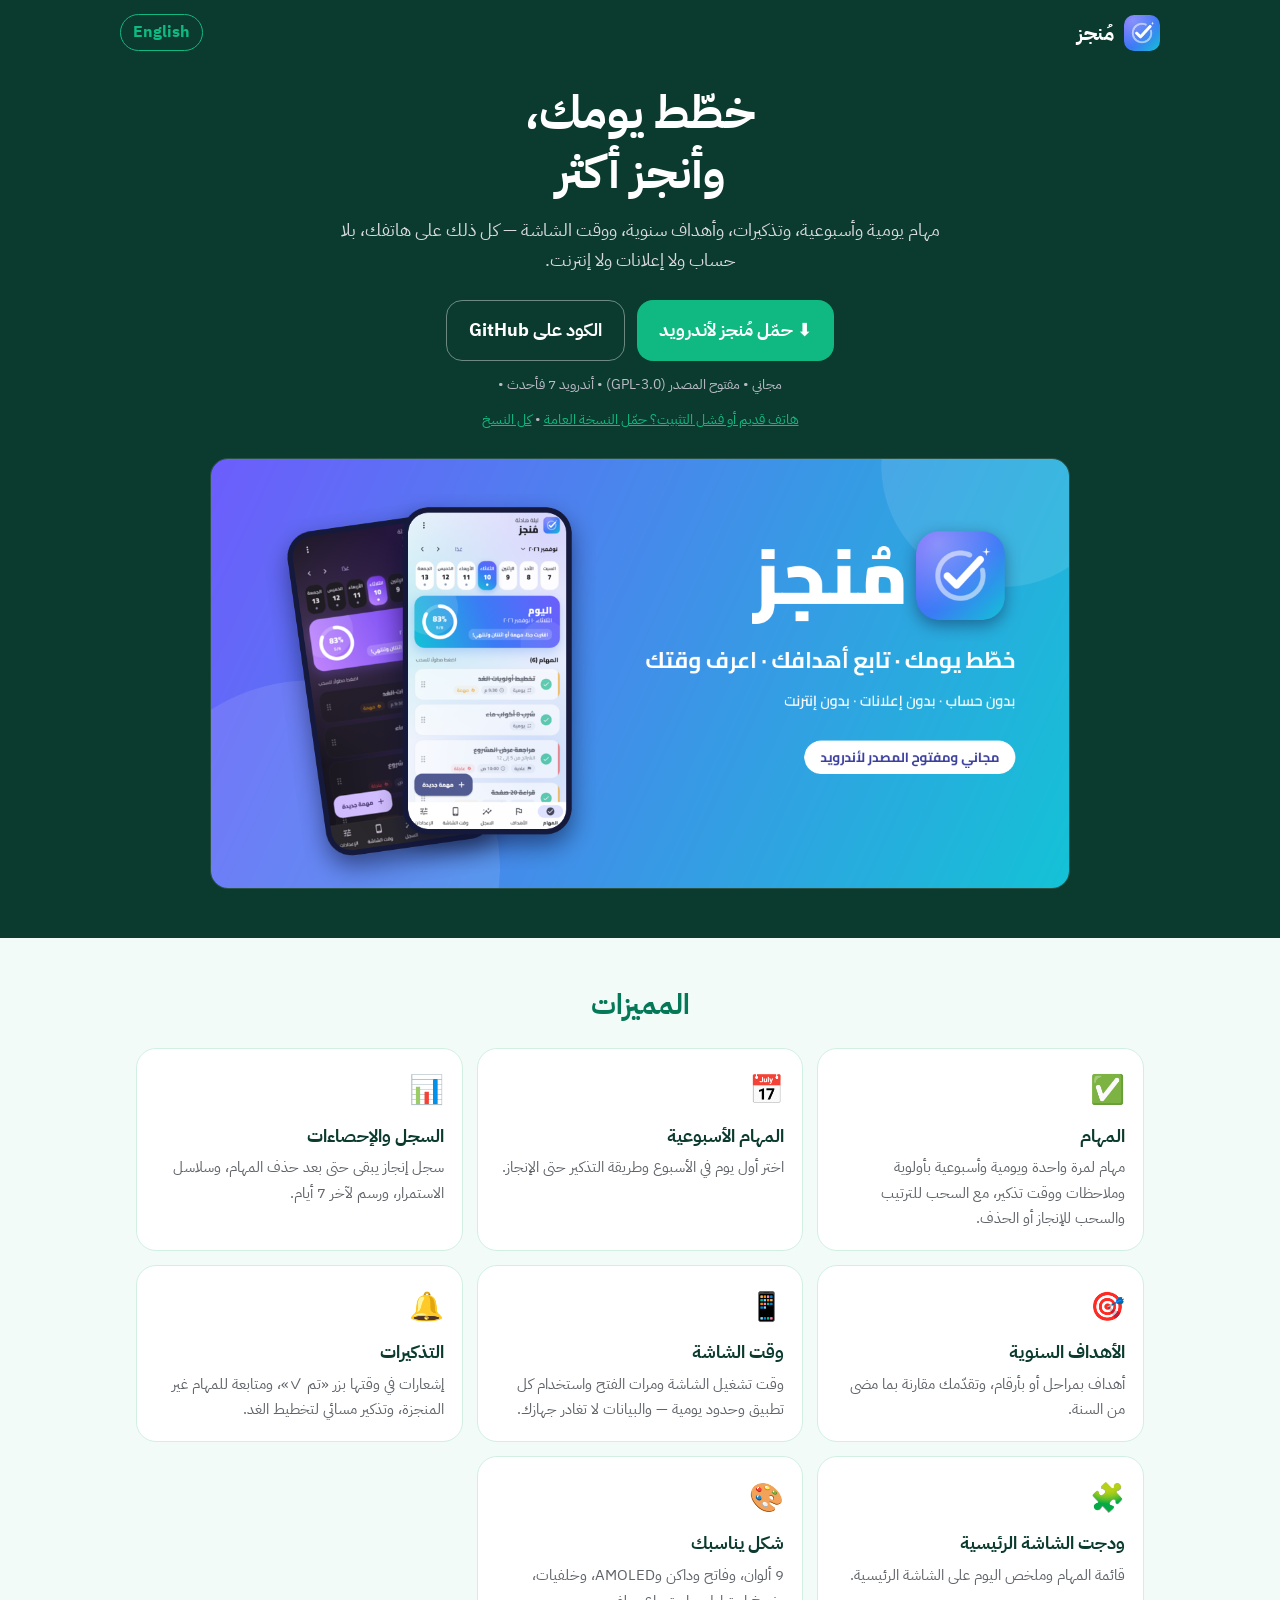
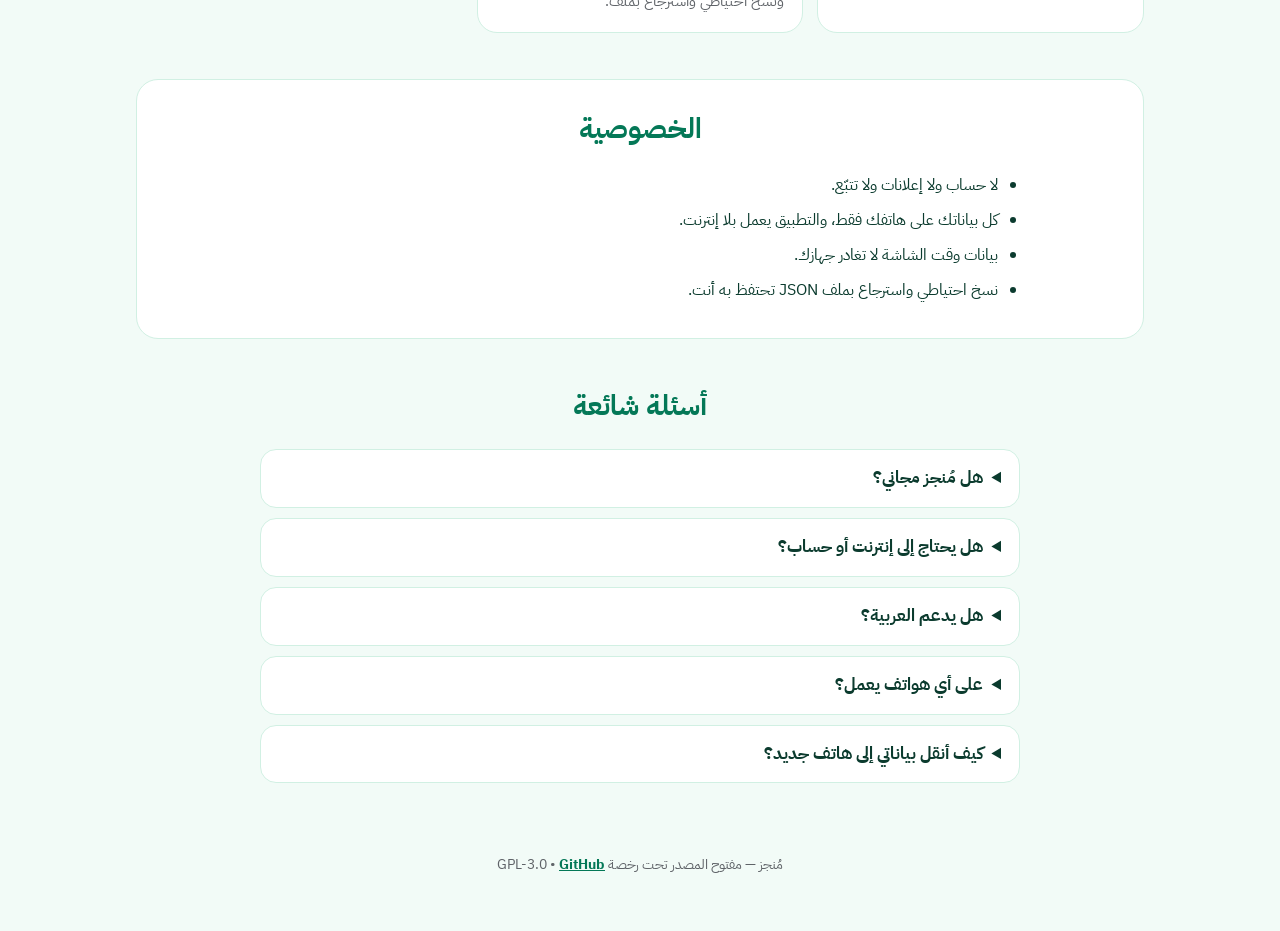
<file: site/index.html>
<!doctype html>
<html lang="ar" dir="rtl">
<head>
<meta charset="utf-8">
<meta name="viewport" content="width=device-width, initial-scale=1">
<title>مُنجز — منظّم يومي مجاني لأندرويد: خطّط يومك وتابع أهدافك (Mongez)</title>
<meta name="description" content="مُنجز منظّم يومي مجاني ومفتوح المصدر لأندرويد بالعربية والإنجليزية: خطّط ليومك، وحافظ على استمراريتك، وتابع أهدافك السنوية ووقت الشاشة — بلا حساب ولا إعلانات ولا إنترنت.">
<link rel="canonical" href="https://adamg00d.github.io/Mongez/">
<link rel="alternate" hreflang="ar" href="https://adamg00d.github.io/Mongez/">
<link rel="alternate" hreflang="en" href="https://adamg00d.github.io/Mongez/en/">
<link rel="alternate" hreflang="x-default" href="https://adamg00d.github.io/Mongez/">
<meta property="og:type" content="website">
<meta property="og:title" content="مُنجز — منظّم يومي مجاني لأندرويد: خطّط يومك وتابع أهدافك (Mongez)">
<meta property="og:description" content="مُنجز منظّم يومي مجاني ومفتوح المصدر لأندرويد بالعربية والإنجليزية: خطّط ليومك، وحافظ على استمراريتك، وتابع أهدافك السنوية ووقت الشاشة — بلا حساب ولا إعلانات ولا إنترنت.">
<meta property="og:url" content="https://adamg00d.github.io/Mongez/">
<meta property="og:image" content="https://adamg00d.github.io/Mongez/img/banner.png">
<meta name="twitter:card" content="summary_large_image">
<meta name="theme-color" content="#0B3B2E">
<link rel="icon" href="img/icon.png" type="image/png">
<link rel="preconnect" href="https://fonts.googleapis.com">
<link rel="preconnect" href="https://fonts.gstatic.com" crossorigin>
<link href="https://fonts.googleapis.com/css2?family=IBM+Plex+Sans+Arabic:wght@400;600;700&display=swap" rel="stylesheet">
<link rel="stylesheet" href="style.css">
<script type="application/ld+json">{"@context": "https://schema.org", "@type": "SoftwareApplication", "name": "Mongez", "alternateName": "مُنجز", "operatingSystem": "Android 7.0+", "applicationCategory": "ProductivityApplication", "description": "مُنجز منظّم يومي مجاني ومفتوح المصدر لأندرويد بالعربية والإنجليزية: خطّط ليومك، وحافظ على استمراريتك، وتابع أهدافك السنوية ووقت الشاشة — بلا حساب ولا إعلانات ولا إنترنت.", "offers": {"@type": "Offer", "price": "0", "priceCurrency": "USD"}, "downloadUrl": "https://github.com/AdamG00D/Mongez/releases/latest", "license": "https://www.gnu.org/licenses/gpl-3.0.html", "url": "https://adamg00d.github.io/Mongez/", "image": "https://adamg00d.github.io/Mongez/img/banner.png", "codeRepository": "https://github.com/AdamG00D/Mongez", "inLanguage": ["ar", "en"]}</script>
<script type="application/ld+json">{"@context": "https://schema.org", "@type": "FAQPage", "mainEntity": [{"@type": "Question", "name": "هل مُنجز مجاني؟", "acceptedAnswer": {"@type": "Answer", "text": "نعم، مجاني ومفتوح المصدر (GPL-3.0) وبلا إعلانات."}}, {"@type": "Question", "name": "هل يحتاج إلى إنترنت أو حساب؟", "acceptedAnswer": {"@type": "Answer", "text": "لا، يعمل بلا إنترنت وبلا حساب، وكل بياناتك على هاتفك."}}, {"@type": "Question", "name": "هل يدعم العربية؟", "acceptedAnswer": {"@type": "Answer", "text": "نعم، بالعربية والإنجليزية مع دعم كامل للكتابة من اليمين لليسار."}}, {"@type": "Question", "name": "على أي هواتف يعمل؟", "acceptedAnswer": {"@type": "Answer", "text": "أندرويد 7 فأحدث."}}, {"@type": "Question", "name": "كيف أنقل بياناتي إلى هاتف جديد؟", "acceptedAnswer": {"@type": "Answer", "text": "من الإعدادات ← البيانات ← حفظ نسخة احتياطية، ثم استرجعها على الهاتف الجديد."}}]}</script>
</head>
<body>
<header class="hero">
<nav><a class="brand" href="./"><img src="img/icon.png" alt="" width="36" height="36"><span>مُنجز</span></a>
<a class="lang" href="en/" hreflang="en">English</a></nav>
<div class="hero-in">
<h1>خطّط يومك،<br>وأنجز أكثر</h1>
<p>مهام يومية وأسبوعية، وتذكيرات، وأهداف سنوية، ووقت الشاشة — كل ذلك على هاتفك، بلا حساب ولا إعلانات ولا إنترنت.</p>
<div class="cta"><a class="btn" data-dl="main" href="https://github.com/AdamG00D/Mongez/releases/latest">⬇ حمّل مُنجز لأندرويد</a>
<a class="btn ghost" href="https://github.com/AdamG00D/Mongez">الكود على GitHub</a></div>
<p class="meta">مجاني • مفتوح المصدر (GPL-3.0) • أندرويد 7 فأحدث • <span data-ver></span></p>
<p class="meta"><a data-dl="all" href="https://github.com/AdamG00D/Mongez/releases/latest">هاتف قديم أو فشل التثبيت؟ حمّل النسخة العامة</a> • <a href="https://github.com/AdamG00D/Mongez/releases/latest">كل النسخ</a></p>
<img class="banner" src="img/banner.png" alt="مُنجز: خطّط يومك، تابع أهدافك، اعرف وقتك">
</div>
</header>
<main>
<section><h2>المميزات</h2><div class="grid">
<div class="feat"><div class="ic">✅</div><h3>المهام</h3><p>مهام لمرة واحدة ويومية وأسبوعية بأولوية وملاحظات ووقت تذكير، مع السحب للترتيب والسحب للإنجاز أو الحذف.</p></div>
<div class="feat"><div class="ic">📅</div><h3>المهام الأسبوعية</h3><p>اختر أول يوم في الأسبوع وطريقة التذكير حتى الإنجاز.</p></div>
<div class="feat"><div class="ic">📊</div><h3>السجل والإحصاءات</h3><p>سجل إنجاز يبقى حتى بعد حذف المهام، وسلاسل الاستمرار، ورسم لآخر 7 أيام.</p></div>
<div class="feat"><div class="ic">🎯</div><h3>الأهداف السنوية</h3><p>أهداف بمراحل أو بأرقام، وتقدّمك مقارنة بما مضى من السنة.</p></div>
<div class="feat"><div class="ic">📱</div><h3>وقت الشاشة</h3><p>وقت تشغيل الشاشة ومرات الفتح واستخدام كل تطبيق وحدود يومية — والبيانات لا تغادر جهازك.</p></div>
<div class="feat"><div class="ic">🔔</div><h3>التذكيرات</h3><p>إشعارات في وقتها بزر «تم ✓»، ومتابعة للمهام غير المنجزة، وتذكير مسائي لتخطيط الغد.</p></div>
<div class="feat"><div class="ic">🧩</div><h3>ودجت الشاشة الرئيسية</h3><p>قائمة المهام وملخص اليوم على الشاشة الرئيسية.</p></div>
<div class="feat"><div class="ic">🎨</div><h3>شكل يناسبك</h3><p>9 ألوان، وفاتح وداكن وAMOLED، وخلفيات، ونسخ احتياطي واسترجاع بملف.</p></div>
</div></section>
<section class="band"><h2>الخصوصية</h2><ul>
<li>لا حساب ولا إعلانات ولا تتبّع.</li>
<li>كل بياناتك على هاتفك فقط، والتطبيق يعمل بلا إنترنت.</li>
<li>بيانات وقت الشاشة لا تغادر جهازك.</li>
<li>نسخ احتياطي واسترجاع بملف JSON تحتفظ به أنت.</li>
</ul></section>
<section><h2>أسئلة شائعة</h2><div class="faq">
<details><summary>هل مُنجز مجاني؟</summary><p>نعم، مجاني ومفتوح المصدر (GPL-3.0) وبلا إعلانات.</p></details>
<details><summary>هل يحتاج إلى إنترنت أو حساب؟</summary><p>لا، يعمل بلا إنترنت وبلا حساب، وكل بياناتك على هاتفك.</p></details>
<details><summary>هل يدعم العربية؟</summary><p>نعم، بالعربية والإنجليزية مع دعم كامل للكتابة من اليمين لليسار.</p></details>
<details><summary>على أي هواتف يعمل؟</summary><p>أندرويد 7 فأحدث.</p></details>
<details><summary>كيف أنقل بياناتي إلى هاتف جديد؟</summary><p>من الإعدادات ← البيانات ← حفظ نسخة احتياطية، ثم استرجعها على الهاتف الجديد.</p></details>
</div></section>
</main>
<footer><p>مُنجز — مفتوح المصدر تحت رخصة GPL-3.0 • <a href="https://github.com/AdamG00D/Mongez">GitHub</a></p></footer>
<script>
fetch('https://api.github.com/repos/AdamG00D/Mongez/releases/latest').then(r => r.json()).then(j => {
  const a = j.assets || [];
  const main = a.find(x => /arm64-v8a\.apk$/.test(x.name));
  const all = a.find(x => /universal\.apk$/.test(x.name)) || a.find(x => /^[A-Za-z]+-[0-9.]+\.apk$/.test(x.name));
  if (main) document.querySelectorAll('[data-dl=main]').forEach(e => e.href = main.browser_download_url);
  if (all) document.querySelectorAll('[data-dl=all]').forEach(e => e.href = all.browser_download_url);
  if (j.tag_name) document.querySelectorAll('[data-ver]').forEach(e => e.textContent = j.tag_name);
}).catch(() => {});
</script>
</body>
</html>
</file>
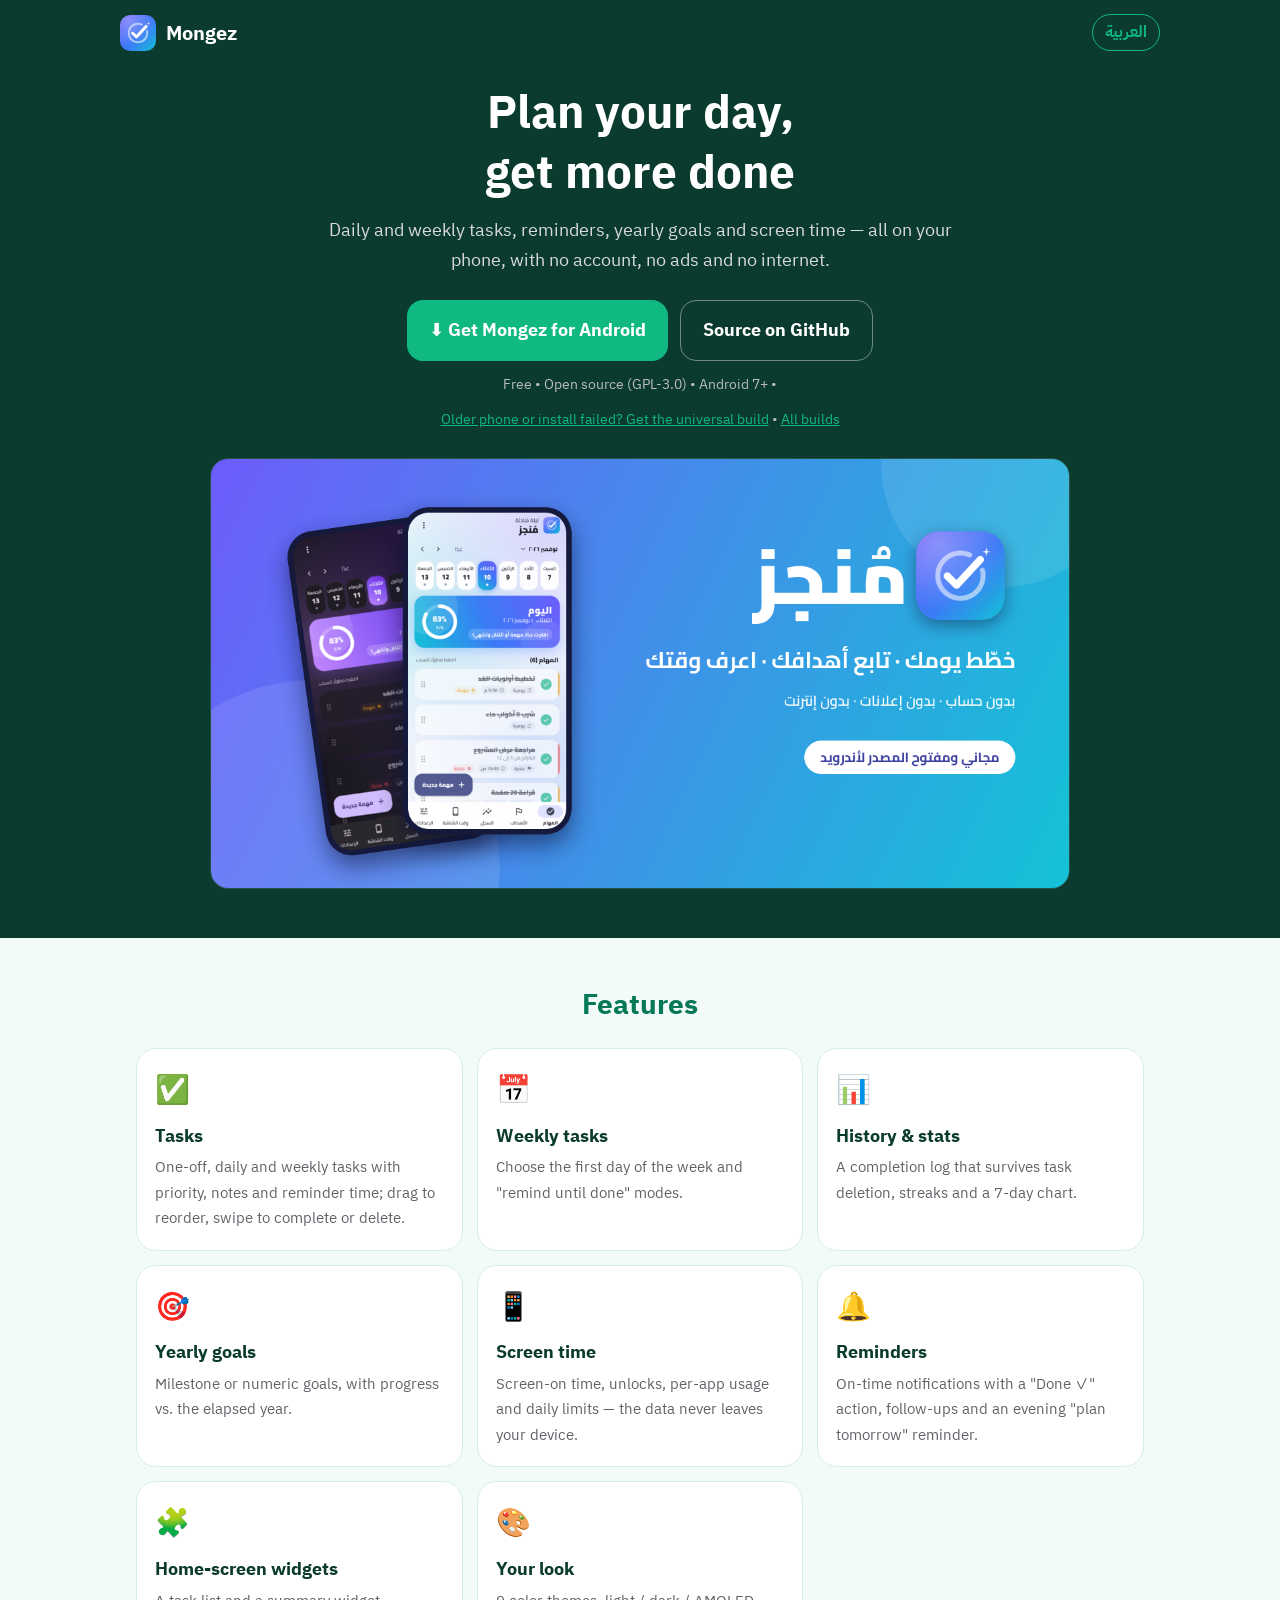
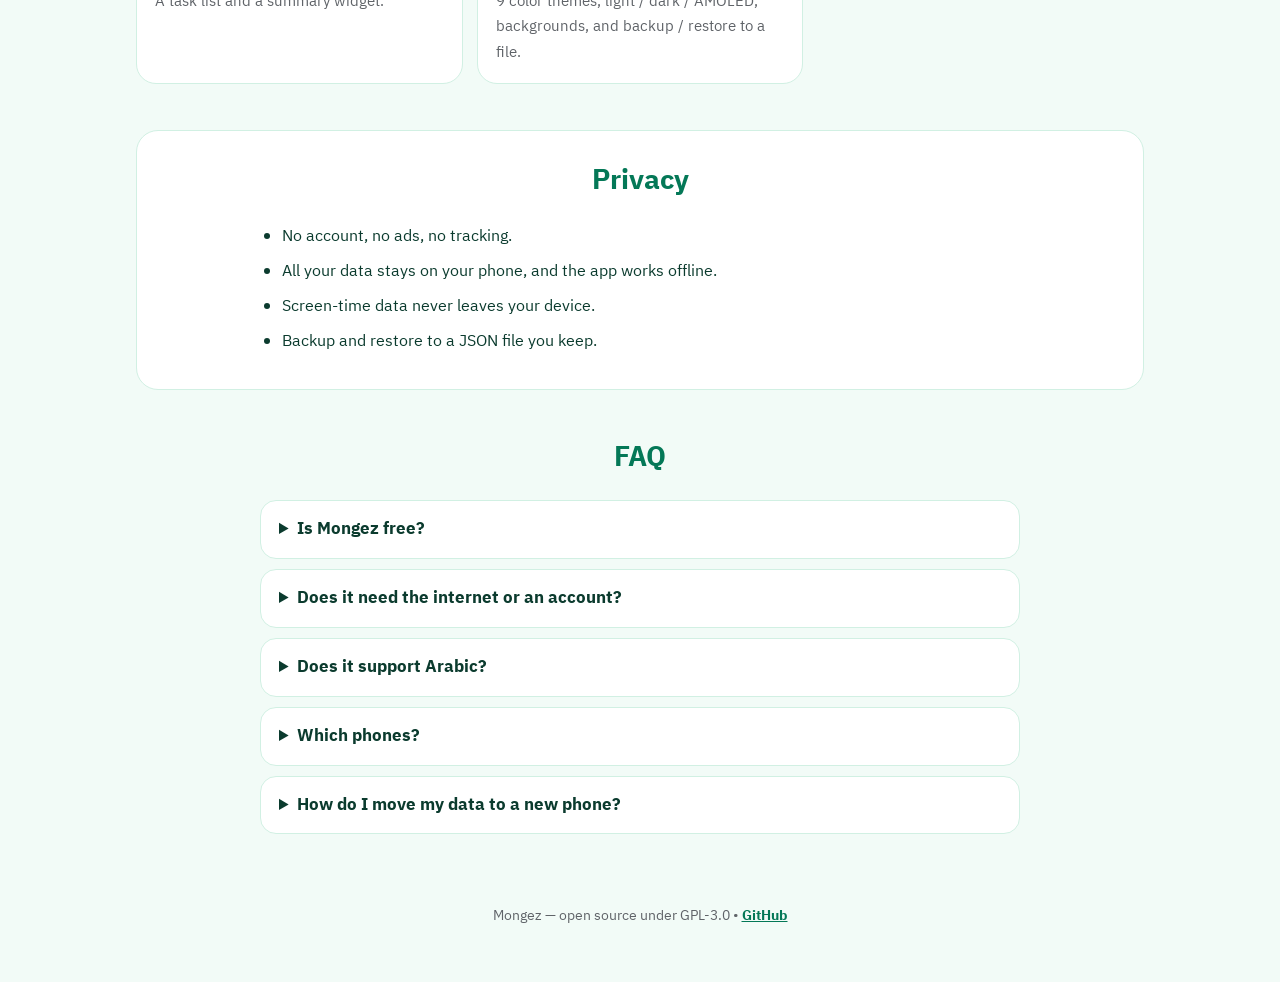
<file: site/en/index.html>
<!doctype html>
<html lang="en" dir="ltr">
<head>
<meta charset="utf-8">
<meta name="viewport" content="width=device-width, initial-scale=1">
<title>Mongez — free daily planner for Android: plan your day, track your goals (مُنجز)</title>
<meta name="description" content="Mongez is a free, open-source daily planner for Android in Arabic and English: plan tomorrow before you sleep, keep your streaks, track yearly goals and screen time — no account, no ads, no internet.">
<link rel="canonical" href="https://adamg00d.github.io/Mongez/en/">
<link rel="alternate" hreflang="ar" href="https://adamg00d.github.io/Mongez/">
<link rel="alternate" hreflang="en" href="https://adamg00d.github.io/Mongez/en/">
<link rel="alternate" hreflang="x-default" href="https://adamg00d.github.io/Mongez/">
<meta property="og:type" content="website">
<meta property="og:title" content="Mongez — free daily planner for Android: plan your day, track your goals (مُنجز)">
<meta property="og:description" content="Mongez is a free, open-source daily planner for Android in Arabic and English: plan tomorrow before you sleep, keep your streaks, track yearly goals and screen time — no account, no ads, no internet.">
<meta property="og:url" content="https://adamg00d.github.io/Mongez/en/">
<meta property="og:image" content="https://adamg00d.github.io/Mongez/img/banner.png">
<meta name="twitter:card" content="summary_large_image">
<meta name="theme-color" content="#0B3B2E">
<link rel="icon" href="../img/icon.png" type="image/png">
<link rel="preconnect" href="https://fonts.googleapis.com">
<link rel="preconnect" href="https://fonts.gstatic.com" crossorigin>
<link href="https://fonts.googleapis.com/css2?family=IBM+Plex+Sans+Arabic:wght@400;600;700&display=swap" rel="stylesheet">
<link rel="stylesheet" href="../style.css">
<script type="application/ld+json">{"@context": "https://schema.org", "@type": "SoftwareApplication", "name": "Mongez", "alternateName": "مُنجز", "operatingSystem": "Android 7.0+", "applicationCategory": "ProductivityApplication", "description": "Mongez is a free, open-source daily planner for Android in Arabic and English: plan tomorrow before you sleep, keep your streaks, track yearly goals and screen time — no account, no ads, no internet.", "offers": {"@type": "Offer", "price": "0", "priceCurrency": "USD"}, "downloadUrl": "https://github.com/AdamG00D/Mongez/releases/latest", "license": "https://www.gnu.org/licenses/gpl-3.0.html", "url": "https://adamg00d.github.io/Mongez/en/", "image": "https://adamg00d.github.io/Mongez/img/banner.png", "codeRepository": "https://github.com/AdamG00D/Mongez", "inLanguage": ["ar", "en"]}</script>
<script type="application/ld+json">{"@context": "https://schema.org", "@type": "FAQPage", "mainEntity": [{"@type": "Question", "name": "Is Mongez free?", "acceptedAnswer": {"@type": "Answer", "text": "Yes — free and open source (GPL-3.0), with no ads."}}, {"@type": "Question", "name": "Does it need the internet or an account?", "acceptedAnswer": {"@type": "Answer", "text": "No. It works offline with no account; all your data stays on your phone."}}, {"@type": "Question", "name": "Does it support Arabic?", "acceptedAnswer": {"@type": "Answer", "text": "Yes — Arabic and English with full right-to-left support."}}, {"@type": "Question", "name": "Which phones?", "acceptedAnswer": {"@type": "Answer", "text": "Android 7 or newer."}}, {"@type": "Question", "name": "How do I move my data to a new phone?", "acceptedAnswer": {"@type": "Answer", "text": "Settings → Data → Save a backup, then restore it on the new phone."}}]}</script>
</head>
<body>
<header class="hero">
<nav><a class="brand" href="../"><img src="../img/icon.png" alt="" width="36" height="36"><span>Mongez</span></a>
<a class="lang" href="../" hreflang="ar">العربية</a></nav>
<div class="hero-in">
<h1>Plan your day,<br>get more done</h1>
<p>Daily and weekly tasks, reminders, yearly goals and screen time — all on your phone, with no account, no ads and no internet.</p>
<div class="cta"><a class="btn" data-dl="main" href="https://github.com/AdamG00D/Mongez/releases/latest">⬇ Get Mongez for Android</a>
<a class="btn ghost" href="https://github.com/AdamG00D/Mongez">Source on GitHub</a></div>
<p class="meta">Free • Open source (GPL-3.0) • Android 7+ • <span data-ver></span></p>
<p class="meta"><a data-dl="all" href="https://github.com/AdamG00D/Mongez/releases/latest">Older phone or install failed? Get the universal build</a> • <a href="https://github.com/AdamG00D/Mongez/releases/latest">All builds</a></p>
<img class="banner" src="../img/banner.png" alt="Mongez: plan your day, track your goals, know your time">
</div>
</header>
<main>
<section><h2>Features</h2><div class="grid">
<div class="feat"><div class="ic">✅</div><h3>Tasks</h3><p>One-off, daily and weekly tasks with priority, notes and reminder time; drag to reorder, swipe to complete or delete.</p></div>
<div class="feat"><div class="ic">📅</div><h3>Weekly tasks</h3><p>Choose the first day of the week and &quot;remind until done&quot; modes.</p></div>
<div class="feat"><div class="ic">📊</div><h3>History &amp; stats</h3><p>A completion log that survives task deletion, streaks and a 7-day chart.</p></div>
<div class="feat"><div class="ic">🎯</div><h3>Yearly goals</h3><p>Milestone or numeric goals, with progress vs. the elapsed year.</p></div>
<div class="feat"><div class="ic">📱</div><h3>Screen time</h3><p>Screen-on time, unlocks, per-app usage and daily limits — the data never leaves your device.</p></div>
<div class="feat"><div class="ic">🔔</div><h3>Reminders</h3><p>On-time notifications with a &quot;Done ✓&quot; action, follow-ups and an evening &quot;plan tomorrow&quot; reminder.</p></div>
<div class="feat"><div class="ic">🧩</div><h3>Home-screen widgets</h3><p>A task list and a summary widget.</p></div>
<div class="feat"><div class="ic">🎨</div><h3>Your look</h3><p>9 color themes, light / dark / AMOLED, backgrounds, and backup / restore to a file.</p></div>
</div></section>
<section class="band"><h2>Privacy</h2><ul>
<li>No account, no ads, no tracking.</li>
<li>All your data stays on your phone, and the app works offline.</li>
<li>Screen-time data never leaves your device.</li>
<li>Backup and restore to a JSON file you keep.</li>
</ul></section>
<section><h2>FAQ</h2><div class="faq">
<details><summary>Is Mongez free?</summary><p>Yes — free and open source (GPL-3.0), with no ads.</p></details>
<details><summary>Does it need the internet or an account?</summary><p>No. It works offline with no account; all your data stays on your phone.</p></details>
<details><summary>Does it support Arabic?</summary><p>Yes — Arabic and English with full right-to-left support.</p></details>
<details><summary>Which phones?</summary><p>Android 7 or newer.</p></details>
<details><summary>How do I move my data to a new phone?</summary><p>Settings → Data → Save a backup, then restore it on the new phone.</p></details>
</div></section>
</main>
<footer><p>Mongez — open source under GPL-3.0 • <a href="https://github.com/AdamG00D/Mongez">GitHub</a></p></footer>
<script>
fetch('https://api.github.com/repos/AdamG00D/Mongez/releases/latest').then(r => r.json()).then(j => {
  const a = j.assets || [];
  const main = a.find(x => /arm64-v8a\.apk$/.test(x.name));
  const all = a.find(x => /universal\.apk$/.test(x.name)) || a.find(x => /^[A-Za-z]+-[0-9.]+\.apk$/.test(x.name));
  if (main) document.querySelectorAll('[data-dl=main]').forEach(e => e.href = main.browser_download_url);
  if (all) document.querySelectorAll('[data-dl=all]').forEach(e => e.href = all.browser_download_url);
  if (j.tag_name) document.querySelectorAll('[data-ver]').forEach(e => e.textContent = j.tag_name);
}).catch(() => {});
</script>
</body>
</html>
</file>
<file: site/style.css>
:root{--dark:#0B3B2E;--accent:#10B981;--accent-ink:#047857;--bg:#F2FBF7;--card:#fff;--text:#0B3B2E;--muted:#5F6368;--line:#D1F0E3}
@media (prefers-color-scheme:dark){:root{--bg:#0B1512;--card:#13231D;--text:#F3F1EC;--muted:#A9ABB3;--line:#1F3A30;--accent-ink:#10B981}}
*{box-sizing:border-box}
body{margin:0;background:var(--bg);color:var(--text);font-family:"IBM Plex Sans Arabic",system-ui,-apple-system,"Segoe UI",Roboto,sans-serif;line-height:1.7}
a{color:inherit}
.hero{background:var(--dark);color:#fff;padding:0 16px 40px}
nav{max-width:1040px;margin:0 auto;display:flex;align-items:center;justify-content:space-between;padding:14px 0}
.brand{display:flex;align-items:center;gap:10px;text-decoration:none;font-weight:700;font-size:20px}
.brand img{border-radius:10px}
.lang{color:var(--accent);font-weight:700;text-decoration:none;border:1px solid var(--accent);padding:4px 12px;border-radius:999px}
.hero-in{max-width:860px;margin:18px auto 0;text-align:center}
.hero h1{font-size:clamp(28px,5.5vw,46px);line-height:1.3;margin:10px 0 12px}
.hero p{color:#D9DADF;font-size:18px;margin:0 auto;max-width:640px}
.cta{display:flex;flex-wrap:wrap;gap:12px;justify-content:center;margin-top:24px}
.btn{display:inline-flex;align-items:center;gap:10px;background:var(--accent);color:#FFFFFF;font-weight:700;font-size:18px;padding:14px 22px;border-radius:16px;text-decoration:none}
.btn.ghost{background:transparent;color:#fff;border:1.5px solid rgba(255,255,255,.4)}
.hero .meta{font-size:14px;color:#B9BBC6;margin-top:12px}
.hero .meta a{color:var(--accent)}
.banner{width:100%;max-width:860px;border-radius:18px;margin-top:26px;border:1px solid rgba(255,255,255,.12)}
main{max-width:1040px;margin:0 auto;padding:0 16px}
section{padding:44px 0 6px}
h2{font-size:28px;margin:0 0 18px;color:var(--accent-ink);text-align:center}
.grid{display:grid;grid-template-columns:repeat(auto-fit,minmax(260px,1fr));gap:14px}
.feat{background:var(--card);border:1px solid var(--line);border-radius:20px;padding:18px}
.feat .ic{font-size:28px}
.feat h3{margin:6px 0 4px;font-size:18px}
.feat p{margin:0;color:var(--muted);font-size:15px}
.band{background:var(--card);border:1px solid var(--line);border-radius:22px;padding:26px 22px;margin-top:40px}
.band ul{max-width:760px;margin:0 auto;padding-inline-start:22px}
.band li{margin-bottom:8px}
.faq{max-width:760px;margin:0 auto}
details{background:var(--card);border:1px solid var(--line);border-radius:16px;padding:14px 18px;margin-bottom:10px}
summary{font-weight:700;cursor:pointer;font-size:17px}
details p{color:var(--muted);margin:10px 0 0}
footer{text-align:center;color:var(--muted);padding:40px 16px;font-size:14px}
footer a{color:var(--accent-ink);font-weight:700}
</file>
